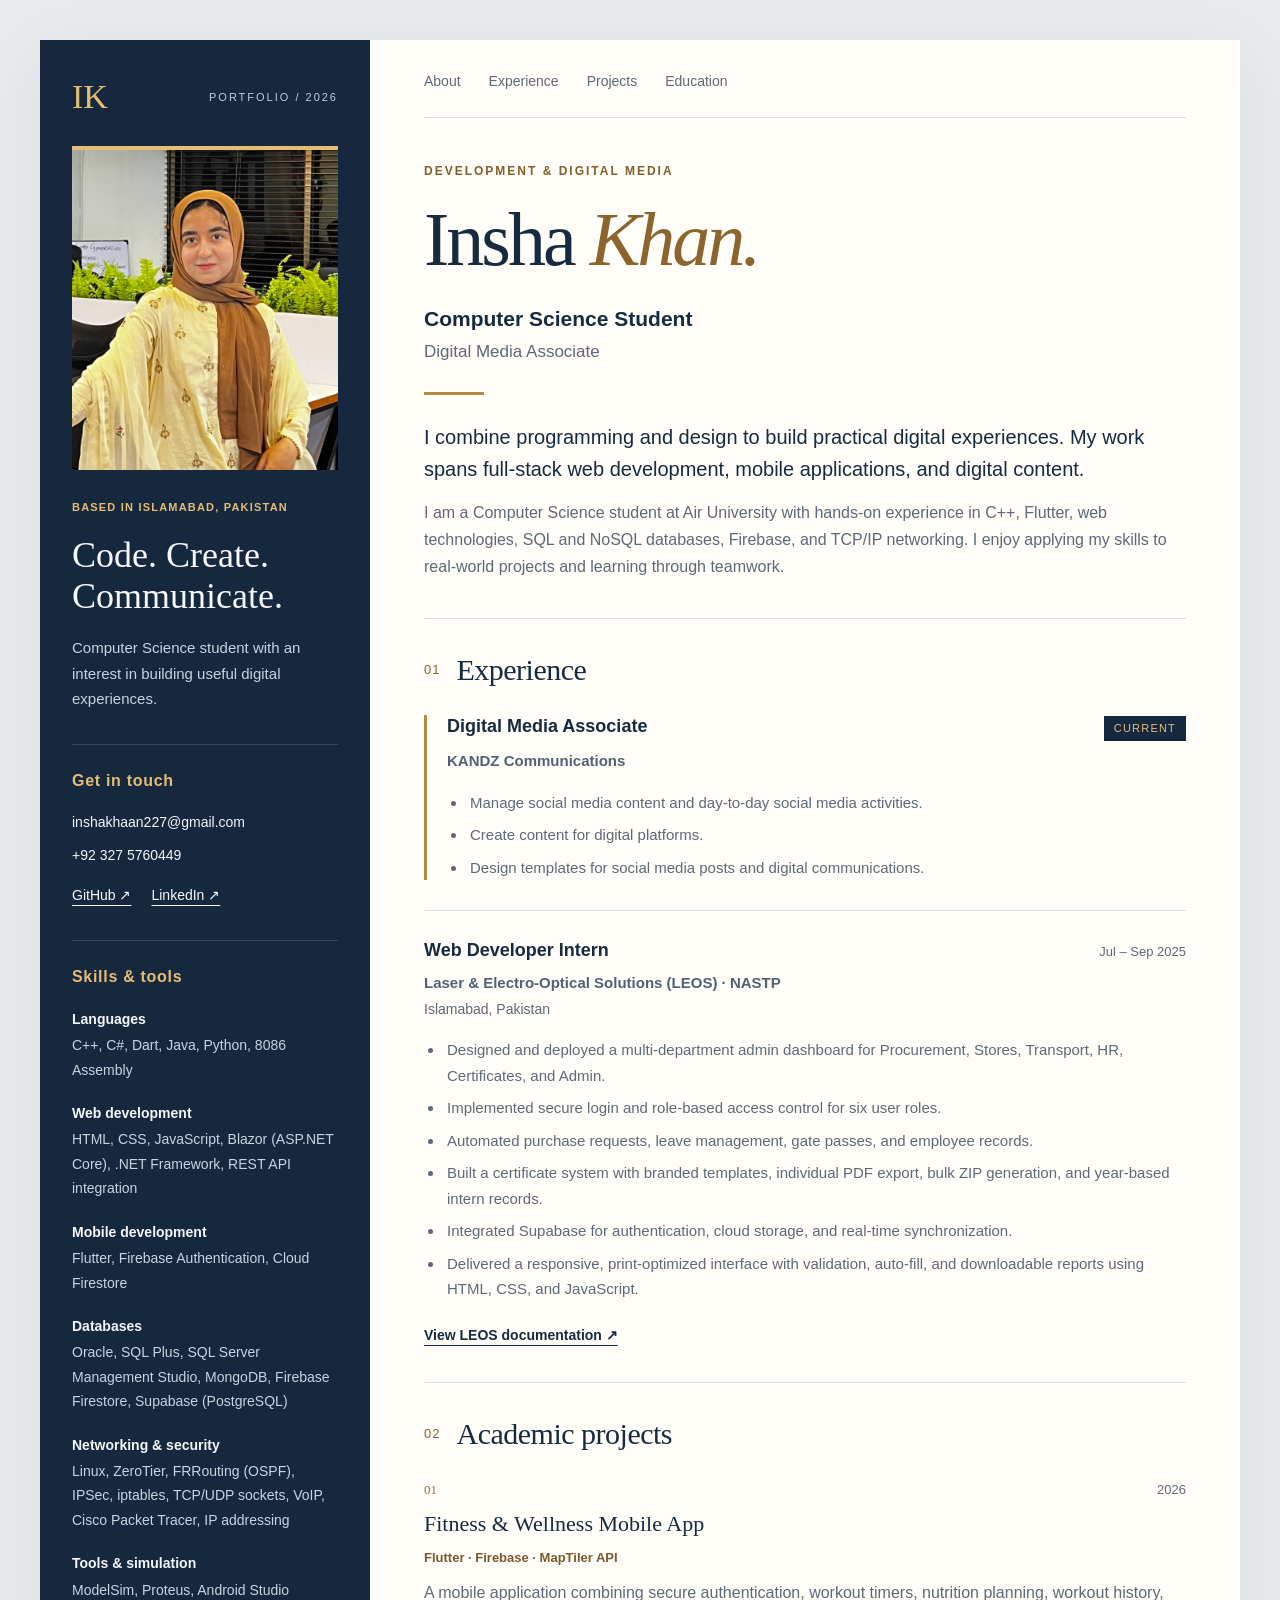
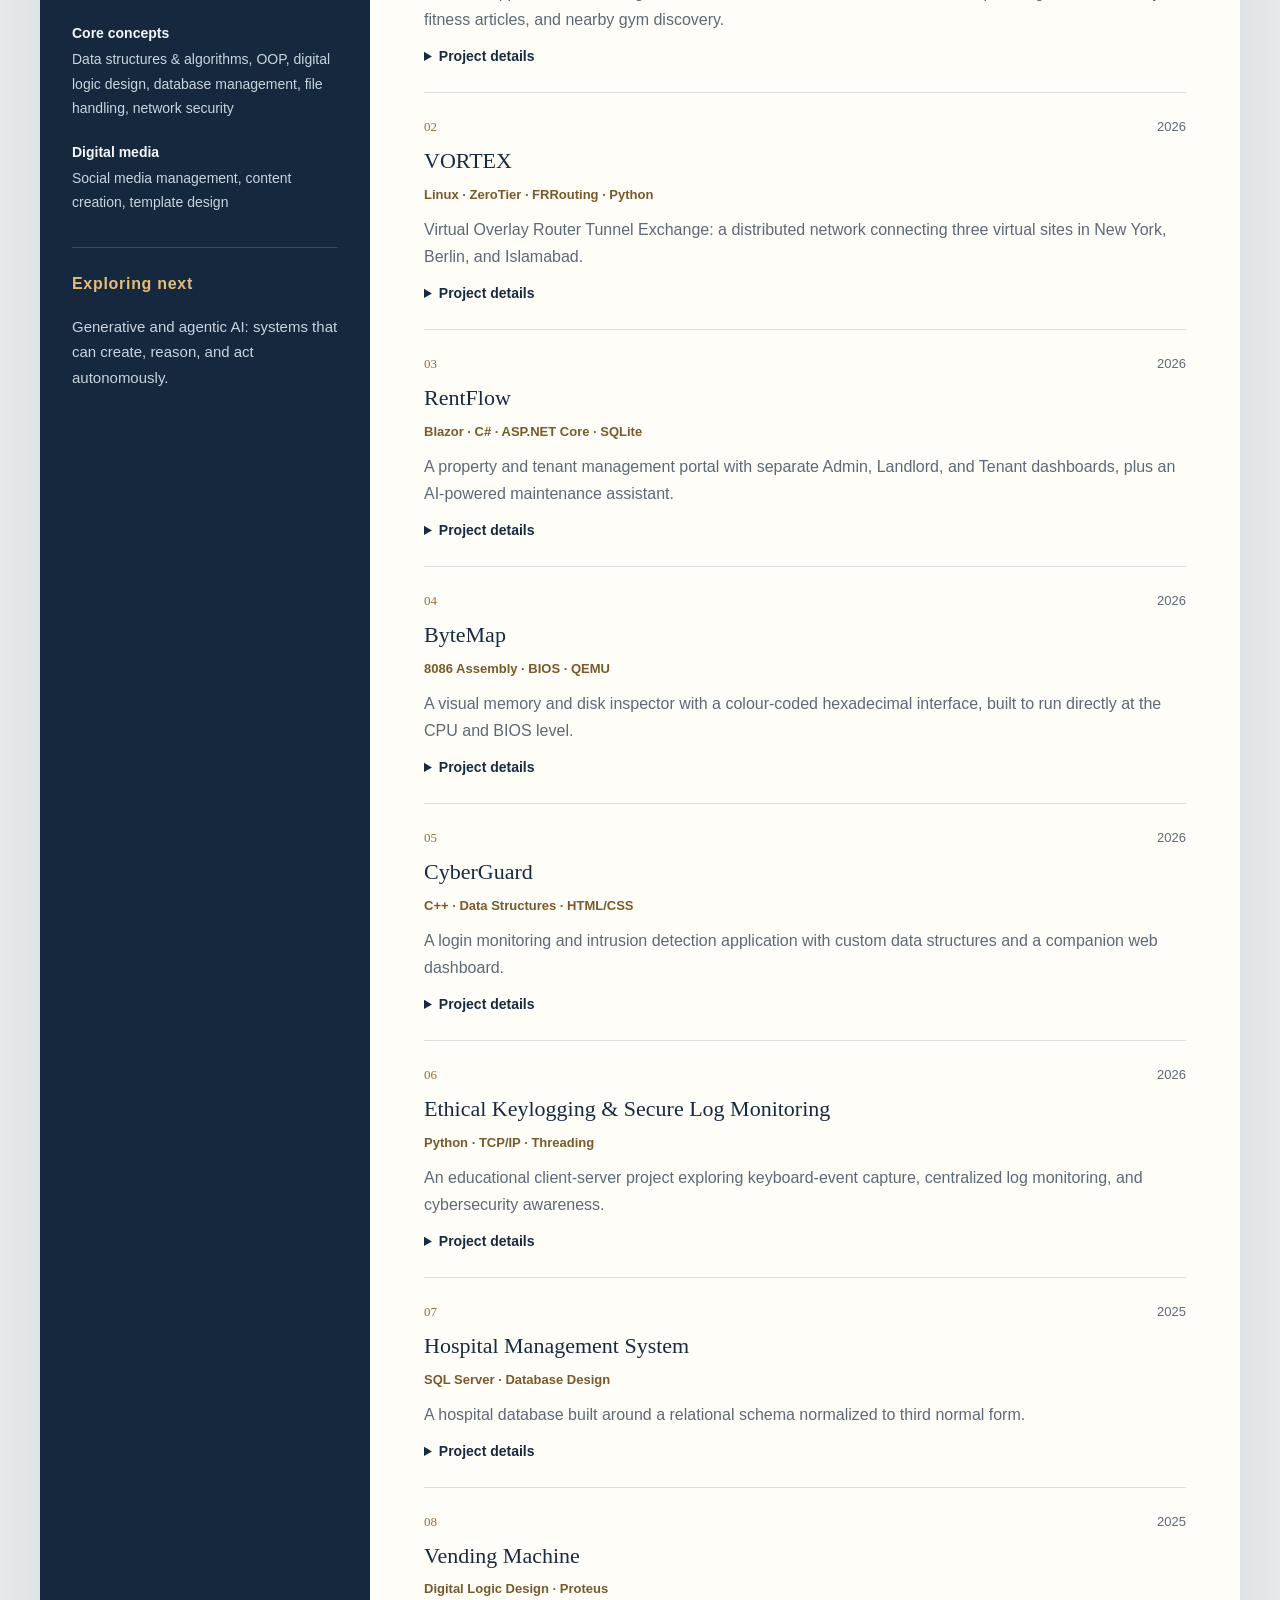
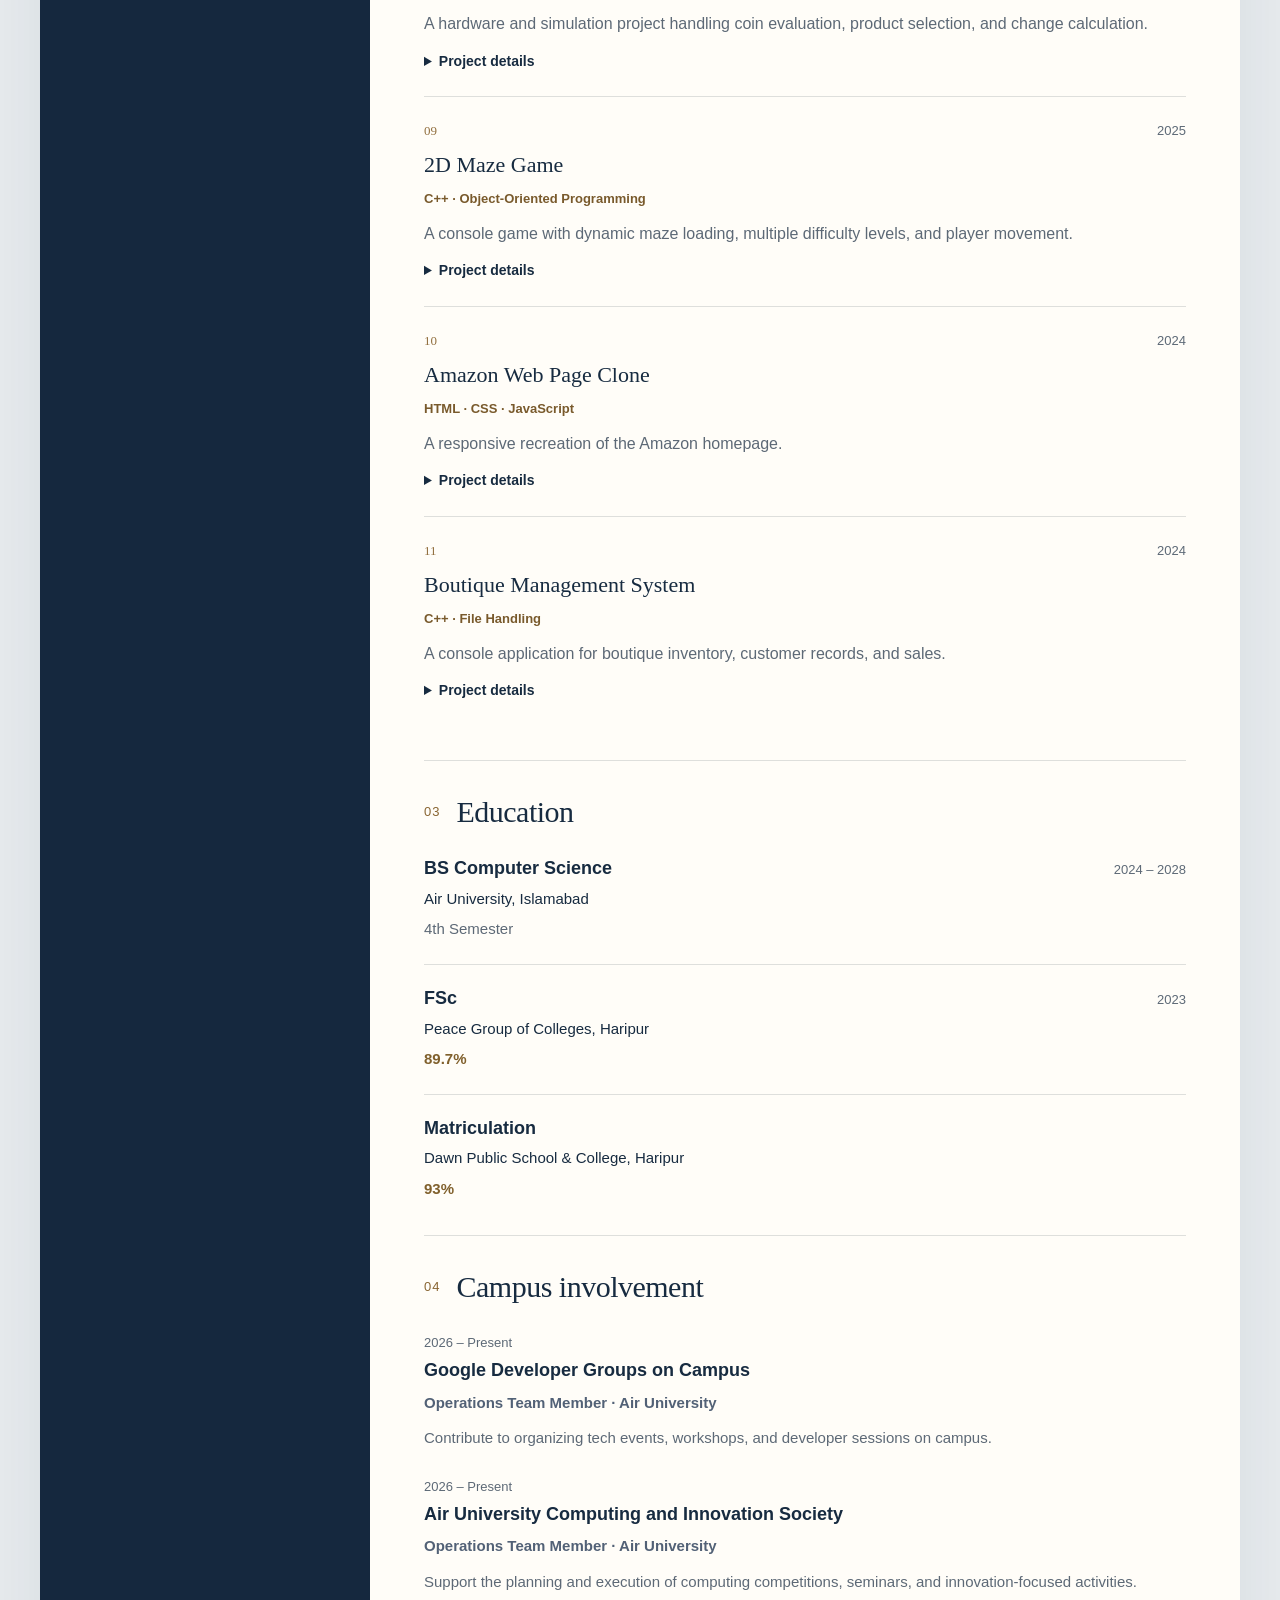
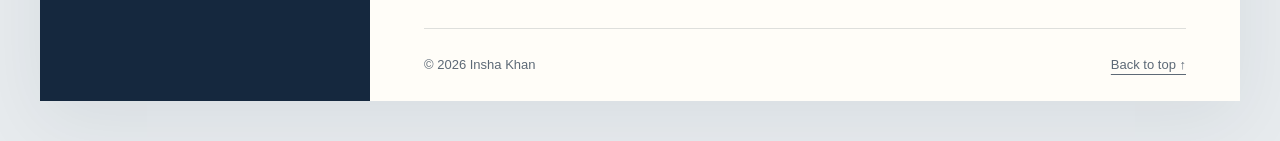
<file: Q3) Portfolio/index.html>
<!DOCTYPE html>
<html lang="en">
<head>
  <meta charset="UTF-8">
  <meta name="viewport" content="width=device-width, initial-scale=1.0">
  <meta name="description" content="Insha Khan — Computer Science student, developer and Digital Media Associate. Explore her experience, technical skills and projects.">
  <title>Insha Khan | Portfolio</title>
  <link rel="stylesheet" href="style.css">
  <link rel="icon" type="image/svg+xml" href="data:image/svg+xml,%3Csvg xmlns='http://www.w3.org/2000/svg' viewBox='0 0 64 64'%3E%3Crect width='64' height='64' rx='12' fill='%2315283e'/%3E%3Ctext x='32' y='43' font-family='Georgia' font-size='34' text-anchor='middle' fill='%23e4bd76'%3EIK%3C/text%3E%3C/svg%3E">
</head>
<body>
<a class="skip-link" href="#main-content">Skip to main content</a>
<!-- The outer CSS Grid creates the assignment's two main columns. -->
<div class="portfolio">
  <!-- LEFT COLUMN: photo, contact details and skills. -->
  <aside class="sidebar" aria-label="Profile and skills">
    <div class="monogram" aria-hidden="true">IK<span>PORTFOLIO / 2026</span></div>
    <figure class="portrait"><img src="images/profile.jpeg" alt="Portrait of Insha Khan" width="1564" height="1600"></figure>
    <div class="sidebar-intro"><p class="eyebrow">BASED IN ISLAMABAD, PAKISTAN</p><h2>Code. Create.<br>Communicate.</h2><p>Computer Science student with an interest in building useful digital experiences.</p></div>
    <section class="side-section" aria-labelledby="contact-title"><h2 id="contact-title">Get in touch</h2>
      <address><a href="mailto:inshakhaan227@gmail.com">inshakhaan227@gmail.com</a><a href="tel:+923275760449">+92 327 5760449</a></address>
      <div class="social-links"><a href="https://github.com/inshakhann" target="_blank" rel="noopener noreferrer">GitHub ↗</a><a href="https://www.linkedin.com/in/insha-khan-02a72833a" target="_blank" rel="noopener noreferrer">LinkedIn ↗</a></div>
    </section>
    <section class="side-section" aria-labelledby="skills-title"><h2 id="skills-title">Skills & tools</h2><div class="skill-group"><h3>Languages</h3><p>C++, C#, Dart, Java, Python, 8086 Assembly</p></div>
<div class="skill-group"><h3>Web development</h3><p>HTML, CSS, JavaScript, Blazor (ASP.NET Core), .NET Framework, REST API integration</p></div>
<div class="skill-group"><h3>Mobile development</h3><p>Flutter, Firebase Authentication, Cloud Firestore</p></div>
<div class="skill-group"><h3>Databases</h3><p>Oracle, SQL Plus, SQL Server Management Studio, MongoDB, Firebase Firestore, Supabase (PostgreSQL)</p></div>
<div class="skill-group"><h3>Networking &amp; security</h3><p>Linux, ZeroTier, FRRouting (OSPF), IPSec, iptables, TCP/UDP sockets, VoIP, Cisco Packet Tracer, IP addressing</p></div>
<div class="skill-group"><h3>Tools &amp; simulation</h3><p>ModelSim, Proteus, Android Studio</p></div>
<div class="skill-group"><h3>Core concepts</h3><p>Data structures &amp; algorithms, OOP, digital logic design, database management, file handling, network security</p></div>
<div class="skill-group"><h3>Digital media</h3><p>Social media management, content creation, template design</p></div></section>
    <section class="side-section interests"><h2>Exploring next</h2><p>Generative and agentic AI: systems that can create, reason, and act autonomously.</p></section>
  </aside>
  <!-- RIGHT COLUMN: introduction, experience, projects, education and activities. -->
  <main id="main-content">
    <nav aria-label="Portfolio sections"><a href="#about">About</a><a href="#experience">Experience</a><a href="#projects">Projects</a><a href="#education">Education</a></nav>
    <header class="hero" id="about"><p class="eyebrow">DEVELOPMENT & DIGITAL MEDIA</p><h1>Insha <em>Khan.</em></h1><p class="role">Computer Science Student<br><span>Digital Media Associate</span></p><div class="gold-line"></div><p class="intro">I combine programming and design to build practical digital experiences. My work spans full-stack web development, mobile applications, and digital content.</p><p>I am a Computer Science student at Air University with hands-on experience in C++, Flutter, web technologies, SQL and NoSQL databases, Firebase, and TCP/IP networking. I enjoy applying my skills to real-world projects and learning through teamwork.</p></header>
    <section id="experience" class="content-section"><div class="section-heading"><span>01</span><h2>Experience</h2></div>
      <article class="experience current"><div class="entry-heading"><h3>Digital Media Associate</h3><span class="badge">CURRENT</span></div><p class="organization">KANDZ Communications</p><ul><li>Manage social media content and day-to-day social media activities.</li><li>Create content for digital platforms.</li><li>Design templates for social media posts and digital communications.</li></ul></article>
      <article class="experience"><div class="entry-heading"><h3>Web Developer Intern</h3><span class="date">Jul – Sep 2025</span></div><p class="organization">Laser & Electro-Optical Solutions (LEOS) · NASTP</p><p class="location">Islamabad, Pakistan</p><ul><li>Designed and deployed a multi-department admin dashboard for Procurement, Stores, Transport, HR, Certificates, and Admin.</li><li>Implemented secure login and role-based access control for six user roles.</li><li>Automated purchase requests, leave management, gate passes, and employee records.</li><li>Built a certificate system with branded templates, individual PDF export, bulk ZIP generation, and year-based intern records.</li><li>Integrated Supabase for authentication, cloud storage, and real-time synchronization.</li><li>Delivered a responsive, print-optimized interface with validation, auto-fill, and downloadable reports using HTML, CSS, and JavaScript.</li></ul><a class="text-link" href="https://documentationbyinsha.netlify.app/" target="_blank" rel="noopener noreferrer">View LEOS documentation ↗</a></article>
    </section>
    <section id="projects" class="content-section"><div class="section-heading"><span>02</span><h2>Academic projects</h2></div><div class="project-list"><article class="project"><div class="project-top"><span class="project-number">01</span><span class="year">2026</span></div><h3>Fitness &amp; Wellness Mobile App</h3><p class="tech">Flutter · Firebase · MapTiler API</p><p>A mobile application combining secure authentication, workout timers, nutrition planning, workout history, fitness articles, and nearby gym discovery.</p><details><summary>Project details</summary><p>Integrated Firebase Authentication and Cloud Firestore, with an interactive MapTiler map. Developed using Dart and Android Studio.</p></details></article>
<article class="project"><div class="project-top"><span class="project-number">02</span><span class="year">2026</span></div><h3>VORTEX</h3><p class="tech">Linux · ZeroTier · FRRouting · Python</p><p>Virtual Overlay Router Tunnel Exchange: a distributed network connecting three virtual sites in New York, Berlin, and Islamabad.</p><details><summary>Project details</summary><p>Configured OSPF routing and failover, AES-256 IPSec tunnels, TCP/UDP communication, UDP-based VoIP, a mesh topology, CDN simulation, and iptables policies. Built a centralized Python GUI for network monitoring.</p></details></article>
<article class="project"><div class="project-top"><span class="project-number">03</span><span class="year">2026</span></div><h3>RentFlow</h3><p class="tech">Blazor · C# · ASP.NET Core · SQLite</p><p>A property and tenant management portal with separate Admin, Landlord, and Tenant dashboards, plus an AI-powered maintenance assistant.</p><details><summary>Project details</summary><p>Implemented Identity and JWT authentication, a Groq-powered support bot, automated late fees and email notifications, weather alerts, an EF Core database, Chart.js analytics, and property maps.</p></details></article>
<article class="project"><div class="project-top"><span class="project-number">04</span><span class="year">2026</span></div><h3>ByteMap</h3><p class="tech">8086 Assembly · BIOS · QEMU</p><p>A visual memory and disk inspector with a colour-coded hexadecimal interface, built to run directly at the CPU and BIOS level.</p><details><summary>Project details</summary><p>Created a live RAM viewer, byte-level editing, disk-sector reading and writing, sector erasure, a VGA Mode 13h graphics engine, and keyboard navigation using BIOS interrupts.</p></details></article>
<article class="project"><div class="project-top"><span class="project-number">05</span><span class="year">2026</span></div><h3>CyberGuard</h3><p class="tech">C++ · Data Structures · HTML/CSS</p><p>A login monitoring and intrusion detection application with custom data structures and a companion web dashboard.</p><details><summary>Project details</summary><p>Implemented a hash table, singly and doubly linked lists, queue, stack, max-heap, and graph. Added threat ranking, Top-N IP analytics, BFS/DFS, undo functionality, and persistent file storage.</p></details></article>
<article class="project"><div class="project-top"><span class="project-number">06</span><span class="year">2026</span></div><h3>Ethical Keylogging &amp; Secure Log Monitoring</h3><p class="tech">Python · TCP/IP · Threading</p><p>An educational client-server project exploring keyboard-event capture, centralized log monitoring, and cybersecurity awareness.</p><details><summary>Project details</summary><p>Used pynput for input capture, a multithreaded TCP/IP server for log reception, and hashlib for integrity checks. Scoped to educational research without stealth techniques or malicious deployment.</p></details></article>
<article class="project"><div class="project-top"><span class="project-number">07</span><span class="year">2025</span></div><h3>Hospital Management System</h3><p class="tech">SQL Server · Database Design</p><p>A hospital database built around a relational schema normalized to third normal form.</p><details><summary>Project details</summary><p>Designed ER and EER diagrams and implemented relational tables with appropriate keys and constraints.</p></details></article>
<article class="project"><div class="project-top"><span class="project-number">08</span><span class="year">2025</span></div><h3>Vending Machine</h3><p class="tech">Digital Logic Design · Proteus</p><p>A hardware and simulation project handling coin evaluation, product selection, and change calculation.</p><details><summary>Project details</summary><p>Used logic gates, comparators, and binary-to-seven-segment decoders. Demonstrated the design in Proteus and physical hardware with LED and seven-segment displays.</p></details></article>
<article class="project"><div class="project-top"><span class="project-number">09</span><span class="year">2025</span></div><h3>2D Maze Game</h3><p class="tech">C++ · Object-Oriented Programming</p><p>A console game with dynamic maze loading, multiple difficulty levels, and player movement.</p><details><summary>Project details</summary><p>Applied inheritance, polymorphism, exception handling, file handling, and dynamic memory management. Added solution display, move and time tracking, and real-time feedback.</p></details></article>
<article class="project"><div class="project-top"><span class="project-number">10</span><span class="year">2024</span></div><h3>Amazon Web Page Clone</h3><p class="tech">HTML · CSS · JavaScript</p><p>A responsive recreation of the Amazon homepage.</p><details><summary>Project details</summary><p>Practised page structure, responsive styling, and frontend implementation with core web technologies.</p></details></article>
<article class="project"><div class="project-top"><span class="project-number">11</span><span class="year">2024</span></div><h3>Boutique Management System</h3><p class="tech">C++ · File Handling</p><p>A console application for boutique inventory, customer records, and sales.</p><details><summary>Project details</summary><p>Implemented add, update, and delete operations with file-based persistent storage.</p></details></article></div></section>
    <section id="education" class="content-section"><div class="section-heading"><span>03</span><h2>Education</h2></div>
      <article class="education-entry"><div class="entry-heading"><h3>BS Computer Science</h3><span class="date">2024 – 2028</span></div><p>Air University, Islamabad</p><p class="muted">4th Semester</p></article>
      <article class="education-entry"><div class="entry-heading"><h3>FSc</h3><span class="date">2023</span></div><p>Peace Group of Colleges, Haripur</p><p class="result">89.7%</p></article>
      <article class="education-entry"><h3>Matriculation</h3><p>Dawn Public School & College, Haripur</p><p class="result">93%</p></article>
    </section>
    <section class="content-section" id="community"><div class="section-heading"><span>04</span><h2>Campus involvement</h2></div>
      <article class="community-entry"><p class="date">2026 – Present</p><h3>Google Developer Groups on Campus</h3><p class="organization">Operations Team Member · Air University</p><p>Contribute to organizing tech events, workshops, and developer sessions on campus.</p></article>
      <article class="community-entry"><p class="date">2026 – Present</p><h3>Air University Computing and Innovation Society</h3><p class="organization">Operations Team Member · Air University</p><p>Support the planning and execution of computing competitions, seminars, and innovation-focused activities.</p></article>
    </section>
    <footer><span>© 2026 Insha Khan</span><a href="#about">Back to top ↑</a></footer>
  </main>
</div>
</body>
</html>
</file>
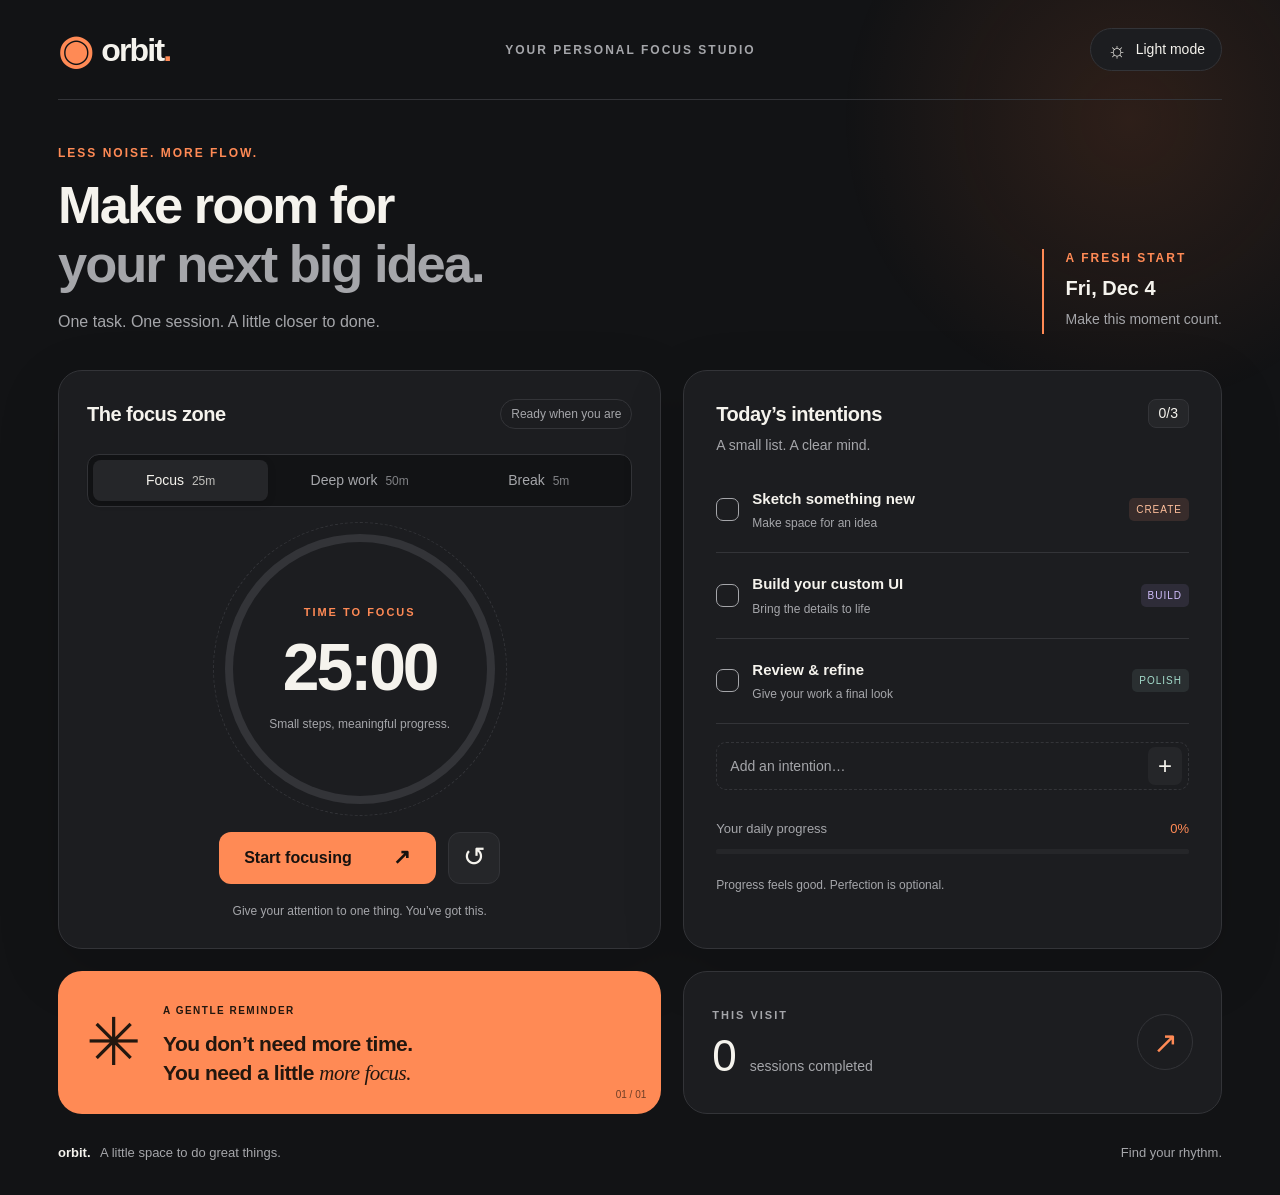
<file: Q4) Custom UI/index.html>
<!DOCTYPE html>
<html lang="en" data-theme="dark">
<head>
  <meta charset="UTF-8">
  <meta name="viewport" content="width=device-width, initial-scale=1.0">
  <meta name="description" content="Orbit, your personal focus studio. Make space for deep work with a timer and a simple task list.">
  <title>Orbit — Focus Studio</title>
  <link rel="icon" type="image/svg+xml" href="data:image/svg+xml,%3Csvg xmlns='http://www.w3.org/2000/svg' viewBox='0 0 32 32'%3E%3Crect width='32' height='32' rx='9' fill='%23ff743d'/%3E%3Ccircle cx='16' cy='16' r='9' fill='none' stroke='%23141416' stroke-width='3'/%3E%3Ccircle cx='24' cy='9' r='4' fill='%23141416'/%3E%3C/svg%3E">
  <link rel="stylesheet" href="style.css">
  <script src="script.js" defer></script>
</head>
<body>
  <a class="skip-link" href="#main">Skip to focus studio</a>
  <div class="ambient" aria-hidden="true"></div>
  <div class="app-shell">
    <header class="topbar">
      <a class="brand" href="./" aria-label="Orbit home"><span class="brand-mark" aria-hidden="true">◉</span> orbit<span class="brand-dot">.</span></a>
      <span class="studio-label">YOUR PERSONAL FOCUS STUDIO</span>
      <button class="theme-button" id="theme" type="button" aria-label="Switch to light theme"><span aria-hidden="true">☼</span><span id="theme-label">Light mode</span></button>
    </header>
    <main id="main">
      <section class="welcome" aria-labelledby="welcome-title">
        <div><p class="eyebrow">LESS NOISE. MORE FLOW.</p><h1 id="welcome-title">Make room for<br><span>your next big idea.</span></h1><p class="intro">One task. One session. A little closer to done.</p></div>
        <div class="date-card"><span class="tiny-label">A FRESH START</span><time id="today"></time><span>Make this moment count.</span></div>
      </section>
      <div class="workspace-grid">
        <section class="panel focus-panel" aria-labelledby="focus-title">
          <div class="panel-heading"><h2 id="focus-title">The focus zone</h2><span class="pill" id="session-state">Ready when you are</span></div>
          <div class="mode-switch" role="group" aria-label="Timer duration">
            <button type="button" data-minutes="25" aria-pressed="true">Focus <span>25m</span></button>
            <button type="button" data-minutes="50" aria-pressed="false">Deep work <span>50m</span></button>
            <button type="button" data-minutes="5" aria-pressed="false">Break <span>5m</span></button>
          </div>
          <div class="timer-area">
            <div class="timer-ring" id="timer-ring"><div class="timer-face"><span class="eyebrow" id="timer-caption">TIME TO FOCUS</span><span class="timer-digits" id="timer" role="timer" aria-label="25 minutes remaining">25:00</span><span class="timer-hint" id="timer-hint">Small steps, meaningful progress.</span></div></div>
          </div>
          <div class="timer-controls"><button type="button" class="primary-button" id="start"><span id="start-label">Start focusing</span><span aria-hidden="true">↗</span></button><button type="button" class="reset-button" id="reset" aria-label="Reset timer">↺</button></div>
          <p class="focus-note">Give your attention to one thing. You’ve got this.</p>
        </section>
        <section class="panel tasks-panel" aria-labelledby="tasks-title">
          <div class="panel-heading"><h2 id="tasks-title">Today’s intentions</h2><span class="count-badge" id="task-count">0/3</span></div>
          <p class="muted">A small list. A clear mind.</p>
          <div class="tasks" id="tasks">
            <label class="task"><input type="checkbox"><span class="checkmark" aria-hidden="true"></span><span class="task-copy"><strong>Sketch something new</strong><small>Make space for an idea</small></span><span class="task-category peach">CREATE</span></label>
            <label class="task"><input type="checkbox"><span class="checkmark" aria-hidden="true"></span><span class="task-copy"><strong>Build your custom UI</strong><small>Bring the details to life</small></span><span class="task-category lilac">BUILD</span></label>
            <label class="task"><input type="checkbox"><span class="checkmark" aria-hidden="true"></span><span class="task-copy"><strong>Review & refine</strong><small>Give your work a final look</small></span><span class="task-category mint">POLISH</span></label>
          </div>
          <form id="task-form" class="add-task"><label class="sr-only" for="new-task">New intention</label><input id="new-task" maxlength="80" placeholder="Add an intention…" required autocomplete="off"><button type="submit" aria-label="Add intention">+</button></form>
          <div class="task-progress"><div><span>Your daily progress</span><strong id="progress-label">0%</strong></div><progress id="progress" max="100" value="0" aria-label="Completed intentions">0%</progress></div>
          <p class="task-footnote">Progress feels good. Perfection is optional.</p>
        </section>
        <section class="quote-card" aria-label="A gentle reminder"><span class="quote-symbol" aria-hidden="true">✳</span><div><span class="tiny-label">A GENTLE REMINDER</span><p>You don’t need more time.<br>You need a little <em>more focus.</em></p></div><span class="quote-number" aria-hidden="true">01 / 01</span></section>
        <section class="session-card" aria-labelledby="session-title"><div><span class="tiny-label" id="session-title">THIS VISIT</span><p><strong id="sessions">0</strong> <span>sessions completed</span></p></div><span class="session-icon" aria-hidden="true">↗</span></section>
      </div>
    </main>
    <footer><span>orbit. <span class="footer-muted">A little space to do great things.</span></span><span class="footer-muted">Find your rhythm.</span></footer>
  </div>
  <div class="sr-only" id="announcement" role="status" aria-live="polite"></div>
</body>
</html>
</file>
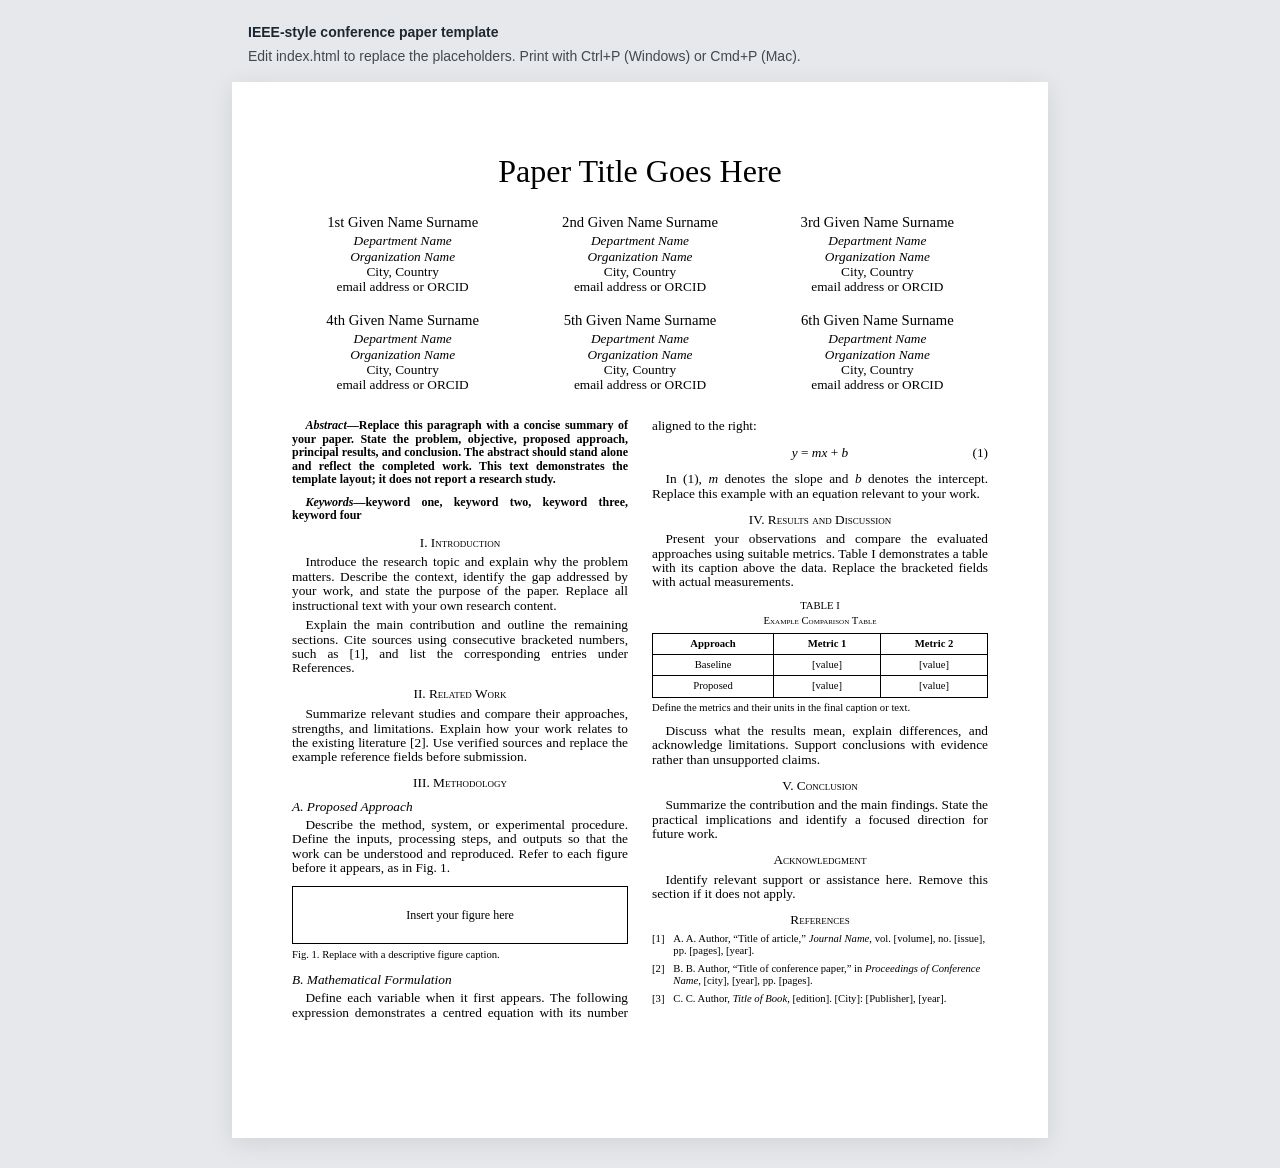
<file: Q5) IEEE-Paper-Template/index.html>
<!DOCTYPE html>
<html lang="en">
<head>
  <meta charset="UTF-8">
  <meta name="viewport" content="width=device-width, initial-scale=1.0">
  <meta name="description" content="An editable IEEE-style conference paper template built with HTML and CSS.">
  <title>IEEE Conference Paper Template</title>
  <link rel="stylesheet" href="style.css">
  <link rel="icon" type="image/svg+xml" href="data:image/svg+xml,%3Csvg xmlns='http://www.w3.org/2000/svg' viewBox='0 0 32 32'%3E%3Crect x='5' y='2' width='22' height='28' rx='2' fill='white' stroke='black'/%3E%3Cpath d='M9 8h14M9 12h6m2 0h6M9 16h6m2 0h6M9 20h6m2 0h6M9 24h6m2 0h6' stroke='black'/%3E%3C/svg%3E">
</head>
<body>
  <!-- This note is outside the paper and is hidden when printing. -->
  <aside class="screen-note" aria-label="Template instructions">
    <strong>IEEE-style conference paper template</strong>
    <span>Edit index.html to replace the placeholders. Print with Ctrl+P (Windows) or Cmd+P (Mac).</span>
  </aside>

  <main class="paper">
    <!-- Full-width title and authors, followed by a two-column paper body. -->
    <header class="paper-header">
      <h1>Paper Title Goes Here</h1>
      <!-- Authors are read left to right, then across the next row.
           Remove unused author blocks; change the grid in CSS if needed. -->
      <div class="authors" aria-label="Authors and affiliations">
        <div class="author"><p class="author-name">1st Given Name Surname</p><p class="affiliation">Department Name<br>Organization Name</p><p>City, Country</p><p>email address or ORCID</p></div>
        <div class="author"><p class="author-name">2nd Given Name Surname</p><p class="affiliation">Department Name<br>Organization Name</p><p>City, Country</p><p>email address or ORCID</p></div>
        <div class="author"><p class="author-name">3rd Given Name Surname</p><p class="affiliation">Department Name<br>Organization Name</p><p>City, Country</p><p>email address or ORCID</p></div>
        <div class="author"><p class="author-name">4th Given Name Surname</p><p class="affiliation">Department Name<br>Organization Name</p><p>City, Country</p><p>email address or ORCID</p></div>
        <div class="author"><p class="author-name">5th Given Name Surname</p><p class="affiliation">Department Name<br>Organization Name</p><p>City, Country</p><p>email address or ORCID</p></div>
        <div class="author"><p class="author-name">6th Given Name Surname</p><p class="affiliation">Department Name<br>Organization Name</p><p>City, Country</p><p>email address or ORCID</p></div>
      </div>
    </header>

    <!-- CSS multi-column layout flows text down the left column, then the right. -->
    <div class="paper-body">
      <p class="abstract"><strong><em>Abstract</em>—Replace this paragraph with a concise summary of your paper. State the problem, objective, proposed approach, principal results, and conclusion. The abstract should stand alone and reflect the completed work. This text demonstrates the template layout; it does not report a research study.</strong></p>
      <p class="keywords"><strong><em>Keywords—</em>keyword one, keyword two, keyword three, keyword four</strong></p>

      <section aria-labelledby="introduction">
        <h2 id="introduction">I. Introduction</h2>
        <p>Introduce the research topic and explain why the problem matters. Describe the context, identify the gap addressed by your work, and state the purpose of the paper. Replace all instructional text with your own research content.</p>
        <p>Explain the main contribution and outline the remaining sections. Cite sources using consecutive bracketed numbers, such as <a href="#ref-1">[1]</a>, and list the corresponding entries under References.</p>
      </section>

      <section aria-labelledby="related-work">
        <h2 id="related-work">II. Related Work</h2>
        <p>Summarize relevant studies and compare their approaches, strengths, and limitations. Explain how your work relates to the existing literature <a href="#ref-2">[2]</a>. Use verified sources and replace the example reference fields before submission.</p>
      </section>

      <section aria-labelledby="methodology">
        <h2 id="methodology">III. Methodology</h2>
        <h3>A. Proposed Approach</h3>
        <p>Describe the method, system, or experimental procedure. Define the inputs, processing steps, and outputs so that the work can be understood and reproduced. Refer to each figure before it appears, as in Fig. 1.</p>
        <figure>
          <!-- Replace this placeholder with an img element and meaningful alt text. -->
          <div class="figure-placeholder" role="img" aria-label="Placeholder for a research diagram or figure">Insert your figure here</div>
          <figcaption>Fig. 1. Replace with a descriptive figure caption.</figcaption>
        </figure>
        <h3>B. Mathematical Formulation</h3>
        <p>Define each variable when it first appears. The following expression demonstrates a centred equation with its number aligned to the right:</p>
        <div class="equation" aria-label="y equals m x plus b, equation 1"><span><i>y</i> = <i>mx</i> + <i>b</i></span><span class="equation-number">(1)</span></div>
        <p>In (1), <i>m</i> denotes the slope and <i>b</i> denotes the intercept. Replace this example with an equation relevant to your work.</p>
      </section>

      <section aria-labelledby="results">
        <h2 id="results">IV. Results and Discussion</h2>
        <p>Present your observations and compare the evaluated approaches using suitable metrics. Table I demonstrates a table with its caption above the data. Replace the bracketed fields with actual measurements.</p>
        <div class="table-block">
          <table>
            <caption><span>TABLE I</span>Example Comparison Table</caption>
            <thead><tr><th scope="col">Approach</th><th scope="col">Metric 1</th><th scope="col">Metric 2</th></tr></thead>
            <tbody><tr><td>Baseline</td><td>[value]</td><td>[value]</td></tr><tr><td>Proposed</td><td>[value]</td><td>[value]</td></tr></tbody>
          </table>
          <p class="table-note">Define the metrics and their units in the final caption or text.</p>
        </div>
        <p>Discuss what the results mean, explain differences, and acknowledge limitations. Support conclusions with evidence rather than unsupported claims.</p>
      </section>

      <section aria-labelledby="conclusion">
        <h2 id="conclusion">V. Conclusion</h2>
        <p>Summarize the contribution and the main findings. State the practical implications and identify a focused direction for future work.</p>
      </section>

      <section aria-labelledby="acknowledgment">
        <h2 id="acknowledgment">Acknowledgment</h2>
        <p>Identify relevant support or assistance here. Remove this section if it does not apply.</p>
      </section>

      <section aria-labelledby="references">
        <h2 id="references">References</h2>
        <!-- Placeholder references: replace with real sources in citation order. -->
        <ol class="references">
          <li id="ref-1"><span class="reference-number">[1]</span> A. A. Author, “Title of article,” <i>Journal Name</i>, vol. [volume], no. [issue], pp. [pages], [year].</li>
          <li id="ref-2"><span class="reference-number">[2]</span> B. B. Author, “Title of conference paper,” in <i>Proceedings of Conference Name</i>, [city], [year], pp. [pages].</li>
          <li id="ref-3"><span class="reference-number">[3]</span> C. C. Author, <i>Title of Book</i>, [edition]. [City]: [Publisher], [year].</li>
        </ol>
      </section>
    </div>
  </main>
</body>
</html>
</file>
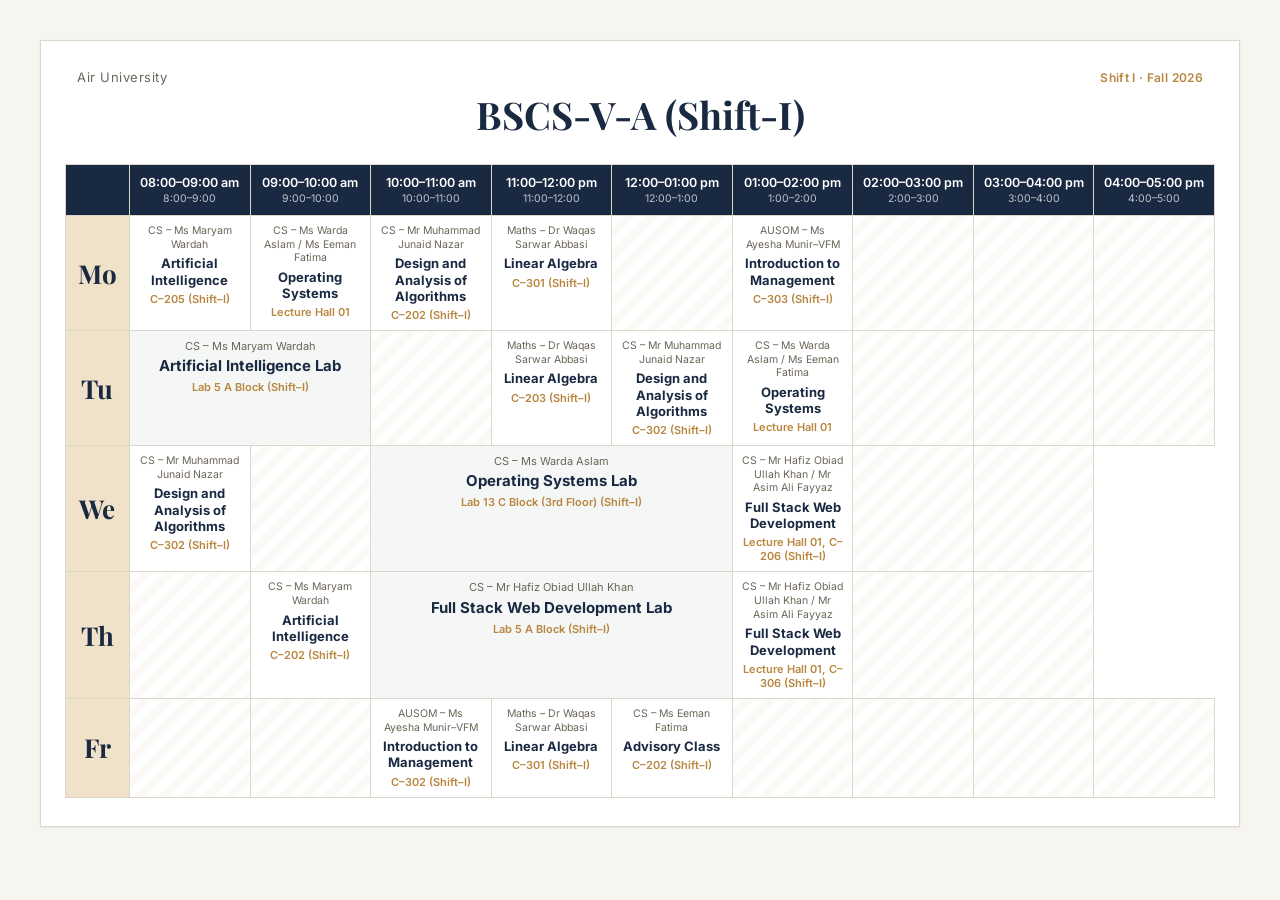
<file: Q1) timetable.html>
<!DOCTYPE html>
<html lang="en">
<head>
<meta charset="UTF-8">
<meta name="viewport" content="width=device-width, initial-scale=1.0">
<title>BSCS-V-A (Shift-I) Timetable</title>
<style>
  @import url('https://fonts.googleapis.com/css2?family=Playfair+Display:wght@600;700&family=Inter:wght@400;500;600;700&display=swap');

  :root{
    --navy:#1a2942;
    --navy-light:#28405f;
    --cream:#f7f5f0;
    --paper:#ffffff;
    --gold:#b8863f;
    --gold-soft:#f0e2c8;
    --line:#dcd7cb;
    --text:#2b2b28;
    --muted:#6b6558;
  }

  *{box-sizing:border-box;}

  body{
    margin:0;
    padding:40px 20px;
    background:var(--cream);
    font-family:'Inter',sans-serif;
    color:var(--text);
  }

  .sheet{
    max-width:1200px;
    margin:0 auto;
    background:var(--paper);
    border:1px solid var(--line);
    box-shadow:0 1px 3px rgba(0,0,0,0.06);
  }

  .letterhead{
    display:flex;
    justify-content:space-between;
    align-items:baseline;
    padding:28px 36px 0 36px;
  }

  .letterhead .uni{
    font-size:13px;
    letter-spacing:0.04em;
    color:var(--muted);
  }

  .letterhead .shift-tag{
    font-size:12px;
    color:var(--gold);
    font-weight:600;
    letter-spacing:0.03em;
  }

  h1{
    font-family:'Playfair Display',serif;
    font-size:38px;
    font-weight:700;
    text-align:center;
    margin:4px 0 24px 0;
    color:var(--navy);
  }

  .grid-wrap{
    padding:0 24px 28px 24px;
    overflow-x:auto;
  }

  table{
    width:100%;
    border-collapse:collapse;
    table-layout:fixed;
  }

  th, td{
    border:1px solid var(--line);
    vertical-align:top;
    padding:0;
  }

  /* Corner + time header row */
  thead th{
    background:var(--navy);
    color:var(--paper);
    padding:10px 6px;
    text-align:center;
    font-weight:600;
  }

  thead th .range{
    font-size:12.5px;
    display:block;
  }

  thead th .clock{
    font-size:10.5px;
    font-weight:400;
    opacity:0.72;
    display:block;
    margin-top:2px;
  }

  .corner{
    width:64px;
    background:var(--navy);
  }

  /* Day column */
  .day-cell{
    width:64px;
    background:var(--gold-soft);
    text-align:center;
    vertical-align:middle;
    padding:10px 4px;
  }

  .day-cell .day-letters{
    font-family:'Playfair Display',serif;
    font-size:26px;
    font-weight:700;
    color:var(--navy);
    letter-spacing:0.01em;
  }

  /* Class cells */
  .slot{
    height:96px;
    padding:8px 9px;
    text-align:center;
  }

  .slot.empty{
    background:repeating-linear-gradient(
      135deg,
      var(--paper),
      var(--paper) 8px,
      #faf9f6 8px,
      #faf9f6 16px
    );
  }

  .slot.filled{
    background:var(--paper);
  }

  .slot.lab{
    background:#f4f7f5;
  }

  .teacher{
    font-size:10.5px;
    color:var(--muted);
    line-height:1.3;
    margin-bottom:4px;
  }

  .course{
    font-family:'Inter',sans-serif;
    font-weight:700;
    font-size:13px;
    color:var(--navy);
    line-height:1.25;
    margin-bottom:4px;
  }

  .room{
    font-size:11px;
    color:var(--gold);
    font-weight:600;
  }

  .lab .course{
    font-size:15px;
  }

  .lab .teacher{
    font-size:11px;
  }

  footer{
    display:flex;
    justify-content:space-between;
    padding:12px 36px 24px 36px;
    font-size:11px;
    color:var(--muted);
    border-top:1px solid var(--line);
  }

  @media (max-width:800px){
    h1{font-size:26px;}
    .slot{height:120px; font-size:11px;}
    .day-cell .day-letters{font-size:19px;}
  }
</style>
</head>
<body>

<div class="sheet">
  <div class="letterhead">
    <span class="uni">Air University</span>
    <span class="shift-tag">Shift I &middot; Fall 2026</span>
  </div>

  <h1>BSCS&#8209;V&#8209;A (Shift&#8209;I)</h1>

  <div class="grid-wrap">
    <table>
      <thead>
        <tr>
          <th class="corner"></th>
          <th><span class="range">08:00&ndash;09:00 am</span><span class="clock">8:00&ndash;9:00</span></th>
          <th><span class="range">09:00&ndash;10:00 am</span><span class="clock">9:00&ndash;10:00</span></th>
          <th><span class="range">10:00&ndash;11:00 am</span><span class="clock">10:00&ndash;11:00</span></th>
          <th><span class="range">11:00&ndash;12:00 pm</span><span class="clock">11:00&ndash;12:00</span></th>
          <th><span class="range">12:00&ndash;01:00 pm</span><span class="clock">12:00&ndash;1:00</span></th>
          <th><span class="range">01:00&ndash;02:00 pm</span><span class="clock">1:00&ndash;2:00</span></th>
          <th><span class="range">02:00&ndash;03:00 pm</span><span class="clock">2:00&ndash;3:00</span></th>
          <th><span class="range">03:00&ndash;04:00 pm</span><span class="clock">3:00&ndash;4:00</span></th>
          <th><span class="range">04:00&ndash;05:00 pm</span><span class="clock">4:00&ndash;5:00</span></th>
        </tr>
      </thead>
      <tbody>

        <!-- MONDAY -->
        <tr>
          <td class="day-cell"><span class="day-letters">Mo</span></td>
          <td class="slot filled">
            <div class="teacher">CS &ndash; Ms Maryam Wardah</div>
            <div class="course">Artificial Intelligence</div>
            <div class="room">C&ndash;205 (Shift&ndash;I)</div>
          </td>
          <td class="slot filled">
            <div class="teacher">CS &ndash; Ms Warda Aslam / Ms Eeman Fatima</div>
            <div class="course">Operating Systems</div>
            <div class="room">Lecture Hall 01</div>
          </td>
          <td class="slot filled">
            <div class="teacher">CS &ndash; Mr Muhammad Junaid Nazar</div>
            <div class="course">Design and Analysis of Algorithms</div>
            <div class="room">C&ndash;202 (Shift&ndash;I)</div>
          </td>
          <td class="slot filled">
            <div class="teacher">Maths &ndash; Dr Waqas Sarwar Abbasi</div>
            <div class="course">Linear Algebra</div>
            <div class="room">C&ndash;301 (Shift&ndash;I)</div>
          </td>
          <td class="slot empty"></td>
          <td class="slot filled">
            <div class="teacher">AUSOM &ndash; Ms Ayesha Munir&ndash;VFM</div>
            <div class="course">Introduction to Management</div>
            <div class="room">C&ndash;303 (Shift&ndash;I)</div>
          </td>
          <td class="slot empty"></td>
          <td class="slot empty"></td>
          <td class="slot empty"></td>
        </tr>

        <!-- TUESDAY -->
        <tr>
          <td class="day-cell"><span class="day-letters">Tu</span></td>
          <td class="slot lab" colspan="2">
            <div class="teacher">CS &ndash; Ms Maryam Wardah</div>
            <div class="course">Artificial Intelligence Lab</div>
            <div class="room">Lab 5 A Block (Shift&ndash;I)</div>
          </td>
          <td class="slot empty"></td>
          <td class="slot filled">
            <div class="teacher">Maths &ndash; Dr Waqas Sarwar Abbasi</div>
            <div class="course">Linear Algebra</div>
            <div class="room">C&ndash;203 (Shift&ndash;I)</div>
          </td>
          <td class="slot filled">
            <div class="teacher">CS &ndash; Mr Muhammad Junaid Nazar</div>
            <div class="course">Design and Analysis of Algorithms</div>
            <div class="room">C&ndash;302 (Shift&ndash;I)</div>
          </td>
          <td class="slot filled">
            <div class="teacher">CS &ndash; Ms Warda Aslam / Ms Eeman Fatima</div>
            <div class="course">Operating Systems</div>
            <div class="room">Lecture Hall 01</div>
          </td>
          <td class="slot empty"></td>
          <td class="slot empty"></td>
          <td class="slot empty"></td>
        </tr>

        <!-- WEDNESDAY -->
        <tr>
          <td class="day-cell"><span class="day-letters">We</span></td>
          <td class="slot filled">
            <div class="teacher">CS &ndash; Mr Muhammad Junaid Nazar</div>
            <div class="course">Design and Analysis of Algorithms</div>
            <div class="room">C&ndash;302 (Shift&ndash;I)</div>
          </td>
          <td class="slot empty"></td>
          <td class="slot lab" colspan="3">
            <div class="teacher">CS &ndash; Ms Warda Aslam</div>
            <div class="course">Operating Systems Lab</div>
            <div class="room">Lab 13 C Block (3rd Floor) (Shift&ndash;I)</div>
          </td>
          <td class="slot filled">
            <div class="teacher">CS &ndash; Mr Hafiz Obiad Ullah Khan / Mr Asim Ali Fayyaz</div>
            <div class="course">Full Stack Web Development</div>
            <div class="room">Lecture Hall 01, C&ndash;206 (Shift&ndash;I)</div>
          </td>
          <td class="slot empty"></td>
          <td class="slot empty"></td>
        </tr>

        <!-- THURSDAY -->
        <tr>
          <td class="day-cell"><span class="day-letters">Th</span></td>
          <td class="slot empty"></td>
          <td class="slot filled">
            <div class="teacher">CS &ndash; Ms Maryam Wardah</div>
            <div class="course">Artificial Intelligence</div>
            <div class="room">C&ndash;202 (Shift&ndash;I)</div>
          </td>
          <td class="slot lab" colspan="3">
            <div class="teacher">CS &ndash; Mr Hafiz Obiad Ullah Khan</div>
            <div class="course">Full Stack Web Development Lab</div>
            <div class="room">Lab 5 A Block (Shift&ndash;I)</div>
          </td>
          <td class="slot filled">
            <div class="teacher">CS &ndash; Mr Hafiz Obiad Ullah Khan / Mr Asim Ali Fayyaz</div>
            <div class="course">Full Stack Web Development</div>
            <div class="room">Lecture Hall 01, C&ndash;306 (Shift&ndash;I)</div>
          </td>
          <td class="slot empty"></td>
          <td class="slot empty"></td>
        </tr>

        <!-- FRIDAY -->
        <tr>
          <td class="day-cell"><span class="day-letters">Fr</span></td>
          <td class="slot empty"></td>
          <td class="slot empty"></td>
          <td class="slot filled">
            <div class="teacher">AUSOM &ndash; Ms Ayesha Munir&ndash;VFM</div>
            <div class="course">Introduction to Management</div>
            <div class="room">C&ndash;302 (Shift&ndash;I)</div>
          </td>
          <td class="slot filled">
            <div class="teacher">Maths &ndash; Dr Waqas Sarwar Abbasi</div>
            <div class="course">Linear Algebra</div>
            <div class="room">C&ndash;301 (Shift&ndash;I)</div>
          </td>
          <td class="slot filled">
            <div class="teacher">CS &ndash; Ms Eeman Fatima</div>
            <div class="course">Advisory Class</div>
            <div class="room">C&ndash;202 (Shift&ndash;I)</div>
          </td>
          <td class="slot empty"></td>
          <td class="slot empty"></td>
          <td class="slot empty"></td>
          <td class="slot empty"></td>
        </tr>

      </tbody>
    </table>
  </div>

  
</div>

</body>
</html>
</file>
<file: Q3) Portfolio/style.css>
/* Insha Khan portfolio — HTML + CSS only. No frameworks or JavaScript. */
/* Change these variables to customize the professional colour palette. */
:root{--navy:#15283e;--navy-light:#203a54;--gold:#e4bd76;--paper:#fffdf8;--ink:#172b40;--muted:#5d6976;--line:#dedfdc;--soft:#f1f3f4}
*{box-sizing:border-box}html{scroll-behavior:smooth;scroll-padding-top:25px}body{margin:0;background:#e7ebee;color:var(--ink);font-family:Arial,Helvetica,sans-serif;font-size:16px;line-height:1.7}a{color:inherit;text-underline-offset:5px}a:focus-visible,summary:focus-visible{outline:3px solid #bd842b;outline-offset:5px}img{display:block;max-width:100%}h1,h2,h3,p,figure{margin:0}h2,h3{line-height:1.3}p+p{margin-top:14px}.skip-link{position:absolute;left:16px;top:-100px;padding:10px 20px;background:white;z-index:10}.skip-link:focus{top:10px}
/* TWO-COLUMN LAYOUT: a profile sidebar and a wider main column. */
.portfolio{display:grid;grid-template-columns:330px minmax(0,1fr);max-width:1200px;margin:40px auto;background:var(--paper);box-shadow:0 20px 70px #15283e12}.sidebar{background:var(--navy);color:#f5f7fa;padding:38px 32px;min-width:0}.monogram{display:flex;justify-content:space-between;align-items:center;font:34px Georgia,serif;color:var(--gold);margin-bottom:30px}.monogram span{font:11px Arial,sans-serif;letter-spacing:2px;color:#c2cfdb}.portrait{border-top:4px solid var(--gold);overflow:hidden}.portrait img{width:100%;height:320px;object-fit:cover;object-position:50% 25%}.sidebar-intro{padding-top:28px}.eyebrow{font-size:12px;font-weight:700;letter-spacing:2px;line-height:1.7}.sidebar .eyebrow{color:var(--gold);font-size:11px;letter-spacing:1.2px}.sidebar-intro h2{font:36px/1.15 Georgia,serif;margin:18px 0}.sidebar p{color:#c9d4e0;font-size:15px}.side-section{margin-top:32px;padding-top:26px;border-top:1px solid #ffffff26}.side-section>h2{font-size:16px;letter-spacing:.7px;margin-bottom:19px;color:var(--gold)}address{font-style:normal;font-size:14px}address a{display:block;margin:9px 0;overflow-wrap:anywhere;text-decoration:none}.social-links{display:flex;gap:20px;margin-top:17px;font-size:14px}.sidebar a:hover{color:var(--gold)}.skill-group{margin-top:22px}.skill-group h3{font-size:14px;margin-bottom:5px}.skill-group p{font-size:14px;line-height:1.75}.interests{padding-bottom:20px}
main{padding:0 54px;min-width:0}nav{display:flex;gap:28px;flex-wrap:wrap;padding:30px 0 23px;border-bottom:1px solid var(--line);font-size:14px}nav a{text-decoration:none;color:var(--muted)}nav a:hover{color:var(--ink);text-decoration:underline}.hero{padding:43px 0 38px}.hero>.eyebrow{color:#826028}h1{font:76px/1.1 Georgia,'Times New Roman',serif;letter-spacing:-3px;margin:17px 0 21px}h1 em{font-weight:normal;color:#8b652d}.role{font-size:21px;font-weight:600;line-height:1.5}.role span{font-size:17px;color:var(--muted);font-weight:400}.gold-line{width:60px;height:3px;background:#b58a43;margin:26px 0}.hero .intro{font-size:20px;line-height:1.6;color:var(--ink)}.hero>p:last-child{color:var(--muted)}.content-section{padding:34px 0;border-top:1px solid var(--line)}.section-heading{display:flex;gap:16px;align-items:center;margin-bottom:28px}.section-heading>span{font-size:13px;color:#886431;letter-spacing:1px}.section-heading h2{font:30px Georgia,serif;letter-spacing:-.5px}.entry-heading{display:flex;justify-content:space-between;align-items:baseline;gap:15px;flex-wrap:wrap}.entry-heading h3,h3{font-size:18px}.badge{font-size:11px;letter-spacing:1.2px;background:var(--navy);color:var(--gold);padding:3px 10px}.date,.year{font-size:13px;color:var(--muted);white-space:nowrap}.organization{font-size:15px;font-weight:600;margin-top:7px;color:#526176}.location{font-size:14px;color:var(--muted);margin-top:2px}.experience+.experience{margin-top:30px;padding-top:28px;border-top:1px solid var(--line)}.current{border-left:3px solid #b58a43;padding-left:20px}ul{padding-left:20px;margin:16px 0 0}li{padding-left:3px;margin:7px 0;color:var(--muted);font-size:15px}.text-link{display:inline-block;margin-top:15px;font-size:14px;font-weight:600}.text-link:hover{color:#895f22}
/* Project summaries remain in the right column. Native details work without JS. */
.project{padding:23px 0;border-top:1px solid var(--line)}.project:first-child{padding-top:0;border-top:0}.project-top{display:flex;justify-content:space-between;align-items:center;margin-bottom:9px}.project-number{color:#927040;font-size:13px;font-family:Georgia,serif}.project h3{font-size:22px;font-family:Georgia,serif;font-weight:normal}.project .tech{font-size:13px;font-weight:600;color:#795a2c;margin-top:8px}.project>p:not(.tech){color:var(--muted);margin-top:10px;font-size:16px}details{margin-top:12px;font-size:14px}summary{cursor:pointer;width:fit-content;font-weight:600;list-style-position:inside}summary:hover{color:#895f22}details p{padding:12px 15px;background:var(--soft);margin-top:12px;color:var(--muted)}.education-entry+.education-entry{margin-top:22px;padding-top:22px;border-top:1px solid var(--line)}.education-entry>p{margin-top:5px;font-size:15px}.muted{color:var(--muted)}.result{font-weight:700;color:#80602c}.community-entry+.community-entry{margin-top:25px}.community-entry h3{margin-top:5px}.community-entry>p:last-child{color:var(--muted);font-size:15px;margin-top:10px}footer{display:flex;justify-content:space-between;gap:16px;border-top:1px solid var(--line);padding:25px 0;font-size:13px;color:var(--muted)}
/* On tablets, keep two columns while reducing spacing. */
@media(max-width:1000px){.portfolio{margin:0;grid-template-columns:290px minmax(0,1fr)}.sidebar{padding:30px 24px}main{padding:0 30px}h1{font-size:64px}nav{gap:18px}.portrait img{height:300px}}
/* On phones, stack the two columns for comfortable reading. */
@media(max-width:700px){.portfolio{grid-template-columns:1fr}.sidebar{padding:28px}.monogram{max-width:460px}.portrait{max-width:310px}.portrait img{height:330px}.sidebar-intro,.side-section{max-width:540px}.sidebar-intro h2{font-size:34px}.skill-group{margin-top:17px}main{padding:0 26px}nav{gap:21px;font-size:13px;padding-top:24px}.hero{padding-top:32px}h1{font-size:58px;letter-spacing:-2px}.hero .intro{font-size:19px}.section-heading h2{font-size:27px}.entry-heading{gap:7px}.content-section{padding:28px 0}footer{flex-wrap:wrap}}
@media(prefers-reduced-motion:reduce){html{scroll-behavior:auto}}
@media print{body{background:white}.portfolio{margin:0;box-shadow:none;grid-template-columns:28% minmax(0,1fr)}.sidebar{padding:20px;background:#15283e!important;print-color-adjust:exact;-webkit-print-color-adjust:exact}main{padding:0 25px}nav,footer .text-link{display:none}h1{font-size:48px}.portrait img{height:210px}.hero{padding-top:25px}.project,.experience,.education-entry,.community-entry{break-inside:avoid}details{display:none}a{text-decoration:none}}
</file>
<file: Q4) Custom UI/style.css>
/* ORBIT — CSS assignment. Each numbered section demonstrates a CSS concept. */

/* 1. Custom properties: one place to control both color themes. */
:root{color-scheme:dark;--bg:#121315;--panel:#1c1d20;--raised:#252629;--ink:#f5f3ed;--muted:#a5a6aa;--line:#333438;--accent:#ff8a55;--accent-ink:#17120f;--shadow:0 20px 65px #0002;--radius:24px}
html[data-theme="light"]{color-scheme:light;--bg:#f3f4f6;--panel:#fff;--raised:#eceef1;--ink:#191a1d;--muted:#62656d;--line:#dce0e5;--accent:#c7430a;--accent-ink:#fff;--shadow:0 20px 65px #17203c0b}

/* 2. Universal selector, box model, typography, and inherited styles. */
*{box-sizing:border-box}html{scroll-behavior:smooth}body{margin:0;background:var(--bg);color:var(--ink);font:16px/1.5 "Segoe UI",Arial,sans-serif;transition:background .3s,color .3s}button,input{font:inherit}button,a,input,label{-webkit-tap-highlight-color:transparent}button{cursor:pointer}button{color:inherit}a{color:inherit}h1,h2,p{margin:0}button{border:0}button:focus-visible,a:focus-visible,input:focus-visible{outline:3px solid var(--accent);outline-offset:5px}.sr-only{position:absolute;width:1px;height:1px;padding:0;margin:-1px;overflow:hidden;clip:rect(0,0,0,0);white-space:nowrap;border:0}.skip-link{position:absolute;top:-70px;left:20px;z-index:10;padding:12px;background:var(--accent);color:var(--accent-ink)}.skip-link:focus{top:12px}

/* 3. Positioned decorative background + radial gradient + keyframe animation. */
.ambient{position:fixed;inset:0;pointer-events:none;z-index:-1;overflow:hidden}.ambient::before{content:"";position:absolute;right:-150px;top:-180px;width:600px;height:600px;background:radial-gradient(circle,#f4763920,transparent 68%);animation:drift 16s ease-in-out infinite alternate}.ambient::after{content:"";position:absolute;inset:0;background-image:radial-gradient(var(--muted) .55px,transparent .55px);background-size:24px 24px;opacity:.09}
@keyframes drift{to{transform:translate(-110px,90px) scale(1.1)}}
.app-shell{max-width:1260px;margin:auto;padding:0 48px}

/* 4. Flexbox aligns navigation, headings, form elements, and controls. */
.topbar{min-height:100px;border-bottom:1px solid var(--line);display:flex;align-items:center;justify-content:space-between;gap:20px}.brand{text-decoration:none;font-size:32px;font-weight:750;letter-spacing:-1.8px;display:flex;align-items:center;gap:10px}.brand-mark{color:var(--accent);font-size:40px;line-height:1}.brand-dot{color:var(--accent);margin-left:-10px}.studio-label,.tiny-label,.eyebrow{font-size:12px;letter-spacing:2px;font-weight:650}.studio-label{color:var(--muted)}.theme-button{display:flex;gap:9px;align-items:center;background:var(--panel);border:1px solid var(--line);border-radius:50px;padding:10px 16px;font-size:14px}.theme-button>span:first-child{font-size:21px;line-height:1}.welcome{display:flex;justify-content:space-between;align-items:flex-end;padding:44px 0 36px;gap:30px}.eyebrow{color:var(--accent)}h1{font-size:clamp(2.4rem,4.1vw,3.5rem);line-height:1.13;letter-spacing:-2px;font-weight:650;margin:13px 0 16px}h1 span{color:var(--muted)}.intro{color:var(--muted);font-size:16px}.date-card{display:flex;flex-direction:column;gap:6px;padding:0 0 4px 22px;border-left:2px solid var(--accent);white-space:nowrap}.date-card .tiny-label{color:var(--accent)}.date-card time{font-size:20px;font-weight:600}.date-card>span:last-child{font-size:14px;color:var(--muted)}

/* 5. CSS Grid provides an asymmetric dashboard and responsive card layout. */
.workspace-grid{display:grid;grid-template-columns:1.12fr 1fr;gap:22px}.panel{background:var(--panel);border:1px solid var(--line);border-radius:var(--radius);box-shadow:var(--shadow);padding:28px;min-width:0}.panel-heading{display:flex;align-items:center;justify-content:space-between;gap:12px}h2{font-size:20px;font-weight:600;letter-spacing:-.5px}.pill{font-size:12px;border:1px solid var(--line);border-radius:30px;padding:5px 10px;color:var(--muted)}.mode-switch{display:flex;border:1px solid var(--line);padding:5px;border-radius:12px;margin:25px 0 0;gap:4px;background:var(--bg)}.mode-switch button{flex:1;background:transparent;color:var(--muted);border-radius:8px;padding:10px 6px;font-size:14px;white-space:nowrap;transition:background .2s,color .2s}.mode-switch button span{font-size:12px;opacity:.75;margin-left:4px}.mode-switch button[aria-pressed="true"]{background:var(--raised);color:var(--ink);box-shadow:0 2px 8px #0002}

/* 6. Conic gradient, nested border radii, and a CSS variable draw timer progress. */
.timer-area{display:grid;place-items:center;padding:27px 0}.timer-ring{--sweep:0deg;width:270px;aspect-ratio:1;border-radius:50%;padding:8px;background:conic-gradient(from 0deg,var(--accent) var(--sweep),var(--line) var(--sweep));position:relative;transition:background .3s}.timer-ring::before{content:"";position:absolute;inset:-12px;border:1px dashed var(--line);border-radius:50%}.timer-face{height:100%;border-radius:50%;background:var(--panel);display:flex;flex-direction:column;justify-content:center;align-items:center;gap:9px}.timer-face .eyebrow{font-size:11px}.timer-digits{font-size:66px;letter-spacing:-3px;line-height:1.15;font-weight:600;font-variant-numeric:tabular-nums}.timer-hint{font-size:12px;color:var(--muted)}.timer-controls{display:flex;justify-content:center;gap:12px;margin-top:1px}.primary-button{background:var(--accent);color:var(--accent-ink);padding:14px 25px;border-radius:12px;min-width:217px;font-weight:650;display:flex;justify-content:space-between;gap:25px;transition:transform .2s,filter .2s}.primary-button:hover{transform:translateY(-3px);filter:brightness(1.08)}.primary-button>span:last-child{font-size:21px;line-height:1}.reset-button{width:52px;border:1px solid var(--line);background:var(--raised);border-radius:12px;font-size:27px;transition:transform .3s}.reset-button:hover{transform:rotate(-12deg)}.focus-note{text-align:center;font-size:12px;color:var(--muted);margin-top:18px}

/* 7. Descendant / sibling selectors and :checked style custom checkboxes. */
.count-badge{background:var(--raised);border:1px solid var(--line);border-radius:8px;font-size:14px;padding:3px 10px;font-variant-numeric:tabular-nums}.muted{color:var(--muted);font-size:14px;margin-top:6px}.tasks{margin:23px 0 18px;max-height:280px;overflow-y:auto;scrollbar-width:thin;scrollbar-color:var(--line) transparent}.task{position:relative;display:flex;align-items:center;gap:13px;padding:20px 0;border-bottom:1px solid var(--line);cursor:pointer}.task:first-child{padding-top:9px}.task input{position:absolute;left:0;opacity:0;width:23px;height:23px}.checkmark{width:23px;height:23px;flex-shrink:0;border:1.5px solid var(--muted);border-radius:7px;display:grid;place-items:center;transition:.2s}.task input:checked+.checkmark{background:var(--accent);border-color:var(--accent);color:var(--accent-ink)}.task input:checked+.checkmark::after{content:"✓";font-weight:bold}.task input:focus-visible+.checkmark{outline:3px solid var(--accent);outline-offset:4px}.task input:checked~.task-copy{opacity:.5}.task input:checked~.task-copy strong{text-decoration:line-through}.task-copy{display:flex;flex-direction:column;min-width:0;flex:1;gap:4px;transition:opacity .2s}.task-copy strong{font-size:15px;font-weight:550;overflow-wrap:anywhere}.task-copy small{font-size:12px;color:var(--muted)}.task-category{font-size:10px;letter-spacing:1px;border-radius:5px;padding:4px 7px}.peach{background:#f3967820;color:#ffc09c}.lilac{background:#a795df20;color:#d1befc}.mint{background:#86b2a520;color:#a4dccc}html[data-theme="light"] .peach{color:#913b0b}html[data-theme="light"] .lilac{color:#614299}html[data-theme="light"] .mint{color:#23634e}.add-task{border:1px dashed var(--line);border-radius:10px;display:flex;padding:4px 6px 4px 13px}.add-task:focus-within{border-color:var(--accent)}.add-task input{border:0;background:transparent;color:var(--ink);width:100%;min-width:0;font-size:14px;padding:8px 0}.add-task input::placeholder{color:var(--muted)}.add-task input:focus-visible{outline-offset:1px}.add-task button{font-size:24px;background:var(--raised);border-radius:7px;width:34px;flex-shrink:0}.task-progress{margin-top:29px}.task-progress>div{display:flex;justify-content:space-between;font-size:13px;color:var(--muted);margin-bottom:10px}.task-progress strong{color:var(--accent);font-weight:500}progress{appearance:none;width:100%;height:5px;border:0;border-radius:10px;display:block;background:var(--raised);color:var(--accent)}progress::-webkit-progress-bar{background:var(--raised);border-radius:10px}progress::-webkit-progress-value{background:var(--accent);border-radius:10px;transition:width .3s}progress::-moz-progress-bar{background:var(--accent);border-radius:10px}.task-footnote{margin-top:22px;color:var(--muted);font-size:12px}

/* 8. Transitions, hover effects, overflow, and a non-rectangular accent. */
.quote-card{border-radius:var(--radius);background:#ff8a55;color:#22170f;padding:26px 28px;display:flex;align-items:center;gap:22px;position:relative;overflow:hidden;transition:transform .25s}.quote-card:hover{transform:translateY(-3px)}.quote-symbol{font-size:66px;line-height:1;display:block;transition:transform .7s}.quote-card:hover .quote-symbol{transform:rotate(90deg)}.quote-card .tiny-label{font-size:10px;letter-spacing:1.5px}.quote-card p{font-size:21px;font-weight:600;line-height:1.4;letter-spacing:-.5px;margin-top:8px}.quote-card em{font-family:Georgia,serif;font-weight:400}.quote-number{position:absolute;right:15px;bottom:12px;font-size:10px;opacity:.65}.session-card{border-radius:var(--radius);padding:26px 28px;background:var(--panel);border:1px solid var(--line);display:flex;align-items:center;justify-content:space-between;gap:16px}.session-card .tiny-label{color:var(--muted);font-size:11px}.session-card p{display:flex;align-items:baseline;gap:13px;margin-top:4px}.session-card strong{font-size:44px;line-height:1.2;font-weight:500}.session-card p span{font-size:14px;color:var(--muted)}.session-icon{display:grid;place-items:center;width:56px;height:56px;flex-shrink:0;border:1px solid var(--line);border-radius:50%;font-size:30px;color:var(--accent)}footer{display:flex;justify-content:space-between;gap:24px;padding:29px 0 32px;font-size:13px}footer>span:first-child{font-weight:600}.footer-muted{color:var(--muted);font-weight:400;margin-left:6px}

/* 9. Media queries adapt the composition for tablets, phones, and reduced motion. */
@media(min-width:1100px){.tasks-panel{padding:28px 32px}}
@media(max-width:900px){.app-shell{padding:0 25px}.studio-label{display:none}.date-card{display:none}.workspace-grid{grid-template-columns:1fr 1fr;gap:16px}.panel{padding:22px}.task-category{display:none}.mode-switch button span{display:none}.quote-card{padding:24px 20px;gap:15px}.quote-symbol{font-size:46px}.quote-card p{font-size:18px}.session-card{padding:24px 20px}.session-card p{flex-wrap:wrap;gap:5px 10px}.session-icon{width:44px;height:44px}}
@media(max-width:680px){.app-shell{padding:0 19px}.topbar{min-height:83px}.brand{font-size:29px}.theme-button{padding:9px 12px}.welcome{padding:32px 0 28px}h1{font-size:clamp(2rem,8.5vw,3.3rem);letter-spacing:-1.3px}.intro{font-size:14px}.workspace-grid{grid-template-columns:1fr;gap:17px}.panel{padding:24px 20px}.mode-switch button span{display:inline}.timer-area{padding:28px 0}.timer-ring{width:min(270px,86%)}.timer-digits{font-size:60px}.task-category{display:inline}.quote-card{padding:25px}.quote-card p{font-size:20px}.session-card{padding:24px}.session-card p{gap:14px}footer{flex-direction:column;gap:8px;padding:26px 0}footer>.footer-muted{display:none}.pill{font-size:11px}.panel-heading{gap:7px}h2{font-size:19px}}
@media(max-width:360px){.task-category{display:none}.mode-switch button span{display:none}.timer-digits{font-size:52px}.timer-hint{font-size:11px}.primary-button{min-width:185px}.quote-card{gap:13px}}
@media(prefers-reduced-motion:reduce){*,*::before,*::after{animation:none!important;transition:none!important;scroll-behavior:auto!important}}
</file>
<file: Q5) IEEE-Paper-Template/style.css>
/* IEEE-style assignment template — plain HTML and CSS, no JavaScript.
   Dimensions and typography are based on the supplied Letter DOCX.
   This is a browser adaptation, not an official submission template. */
:root {
  --page-width: 8.5in;
  --page-height: 11in;
  --margin-top: .75in;
  --margin-bottom: 1in;
  --margin-side: .625in;
  --column-gap: .25in;
}
* { box-sizing: border-box; }
body { margin: 0; background: #e6e8eb; color: #000; }
.screen-note { max-width: 8.5in; margin: 22px auto 15px; padding: 0 16px; font: 14px/1.5 Arial, sans-serif; color: #414851; }
.screen-note strong, .screen-note span { display: block; }
.screen-note strong { color: #1d2732; margin-bottom: 3px; }
.paper {
  width: var(--page-width);
  min-height: var(--page-height);
  margin: 0 auto 30px;
  padding: var(--margin-top) var(--margin-side) var(--margin-bottom);
  background: white;
  box-shadow: 0 5px 24px #00000018;
  font-family: "Times New Roman", Times, serif;
  font-size: 10pt;
  line-height: 1.08;
}
h1 { margin: 0 0 18pt; font-size: 24pt; line-height: 1.12; font-weight: normal; text-align: center; }
/* Three author blocks per row; the paper text below uses TWO columns. */
.authors { display: grid; grid-template-columns: repeat(3, minmax(0, 1fr)); gap: 13pt 12pt; margin-bottom: 20pt; }
.author { min-width: 0; text-align: center; font-size: 10pt; line-height: 1.15; overflow-wrap: anywhere; }
.author p { margin: 0; text-indent: 0; text-align: center; }
.author-name { font-size: 11pt; margin-bottom: 2pt !important; }
.affiliation { font-style: italic; }
/* Content flows naturally between columns rather than separate manual halves. */
.paper-body { column-count: 2; column-gap: var(--column-gap); column-fill: balance; }
p { margin: 0 0 4pt; text-align: justify; text-indent: .14in; orphans: 2; widows: 2; }
.abstract, .keywords { font-size: 9pt; line-height: 1.12; }
.abstract { margin-bottom: 7pt; }
.keywords { margin-bottom: 9pt; }
h2 { margin: 8pt 0 4pt; font-size: 10pt; line-height: 1.15; font-weight: normal; font-variant: small-caps; text-align: center; break-after: avoid; }
h3 { margin: 6pt 0 3pt; font-size: 10pt; line-height: 1.15; font-style: italic; font-weight: normal; break-after: avoid; }
a { color: inherit; text-decoration: none; }
a:hover { text-decoration: underline; }
a:focus-visible { outline: 2px solid #374b65; outline-offset: 2px; }
figure { margin: 8pt 0; break-inside: avoid; }
.figure-placeholder { height: .60in; display: flex; align-items: center; justify-content: center; border: 1px solid black; font-size: 9pt; }
figure img { display: block; width: 100%; height: auto; }
figcaption { margin-top: 4pt; font-size: 8pt; line-height: 1.15; text-align: left; }
.equation { position: relative; margin: 9pt 0; padding: 0 22pt; text-align: center; font-size: 10pt; break-inside: avoid; }
.equation-number { position: absolute; right: 0; }
.table-block { margin: 8pt 0; break-inside: avoid; }
table { width: 100%; border-collapse: collapse; font-size: 8pt; line-height: 1.15; }
caption { margin-bottom: 4pt; text-align: center; font-variant: small-caps; }
caption span { display: block; margin-bottom: 2pt; font-variant: normal; }
th, td { border: .5pt solid #000; padding: 3pt 4pt; text-align: center; }
th { font-weight: bold; }
.table-note { margin-top: 3pt; text-indent: 0; font-size: 8pt; text-align: left; }
.references { margin: 0; padding: 0; list-style: none; font-size: 8pt; line-height: 1.15; }
.references li { position: relative; padding-left: 16pt; margin-bottom: 4pt; text-align: left; overflow-wrap: anywhere; break-inside: avoid; }
.reference-number { position: absolute; left: 0; }
/* Screen reading: resize the sheet and use one column on small phones.
   Print always restores the two-column paper layout. */
@media screen and (max-width: 840px) {
  .paper { width: calc(100% - 24px); padding: 35px 28px; }
  .screen-note { margin-top: 16px; }
}
@media screen and (max-width: 560px) {
  .paper { padding: 28px 22px; font-size: 12pt; line-height: 1.3; }
  h1 { font-size: 23pt; }
  .authors { grid-template-columns: repeat(2, minmax(0, 1fr)); gap: 16pt 10pt; }
  .paper-body { column-count: 1; }
  .abstract, .keywords { font-size: 11pt; line-height: 1.25; }
  h2, h3 { font-size: 12pt; }
  table, figcaption, .references, .table-note { font-size: 10pt; }
  .author { font-size: 10pt; }
}
/* Letter page, matching the supplied template's approximate margins. */
@page { size: Letter; margin: .75in .625in 1in; }
@media print {
  body { background: white; }
  .screen-note { display: none; }
  .paper { width: auto; min-height: 0; padding: 0; margin: 0; box-shadow: none; }
  .authors { grid-template-columns: repeat(3, minmax(0, 1fr)); }
  .paper-body { column-count: 2; column-gap: .25in; }
  a { text-decoration: none; }
}
</file>
